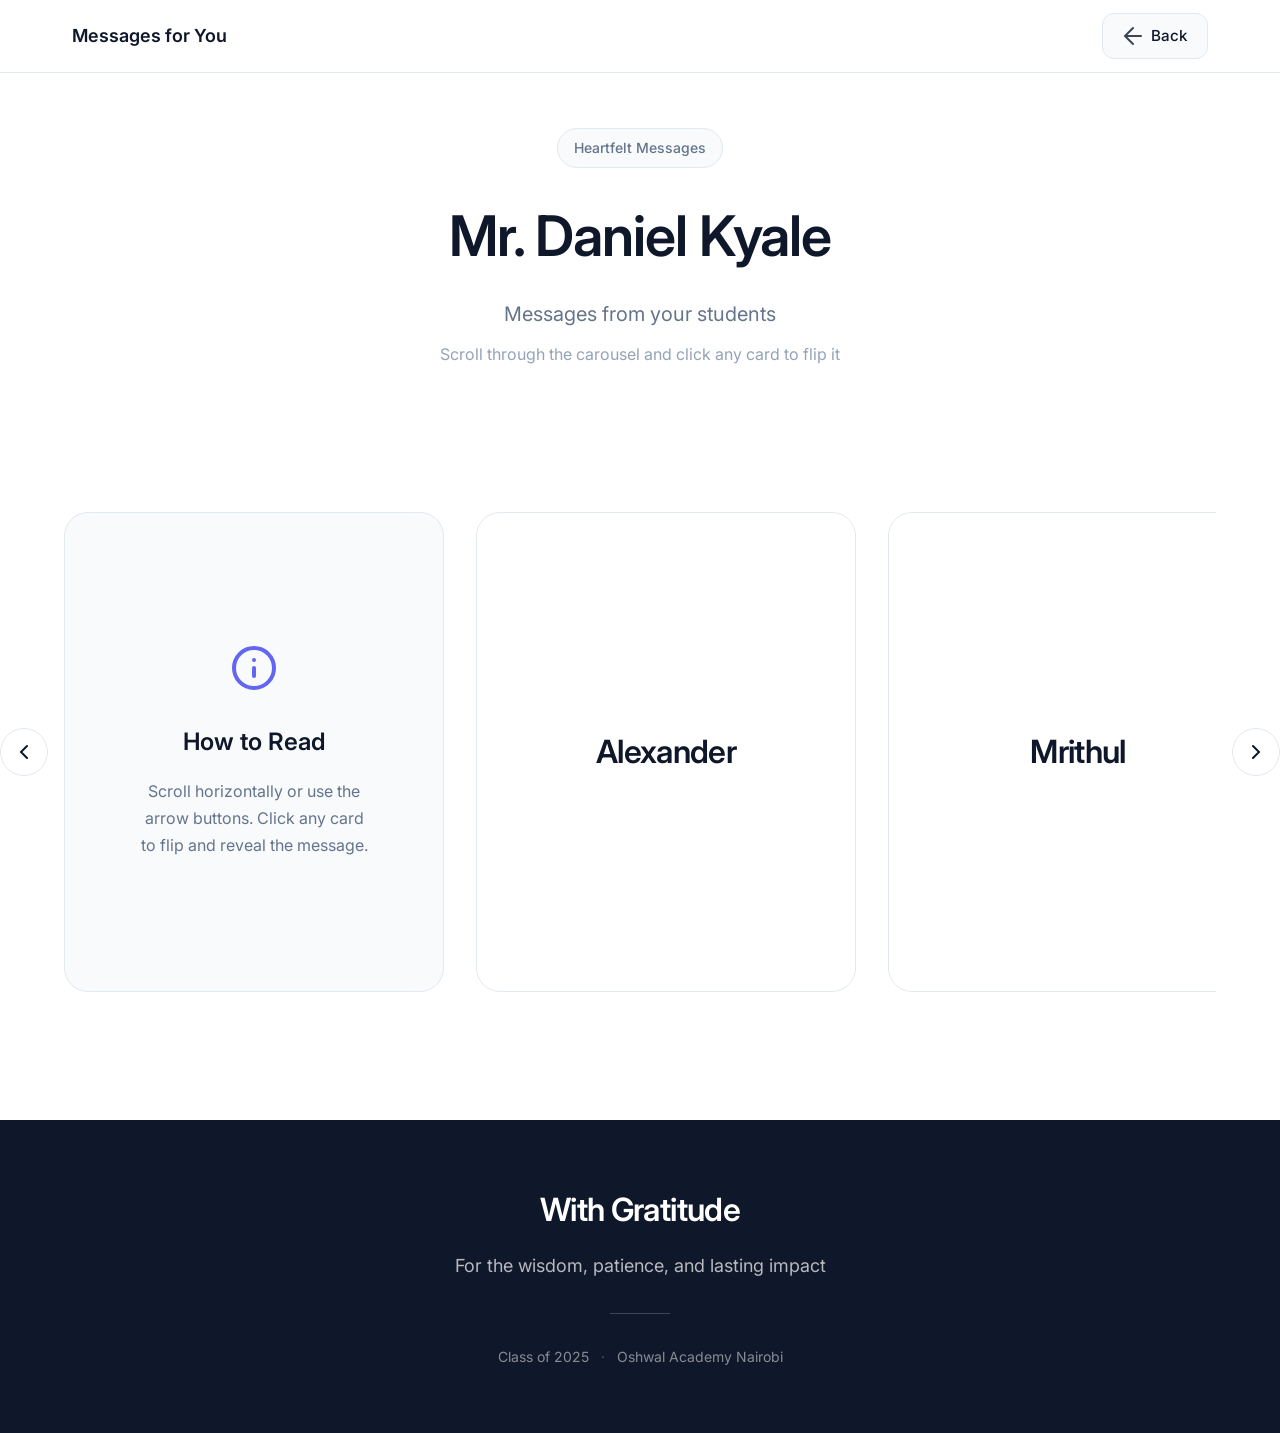
<file: pages/mr-daniel.html>
<!DOCTYPE html>
<html lang="en">
<head>
    <meta charset="UTF-8">
    <meta name="viewport" content="width=device-width, initial-scale=1.0">
    <title>Messages for Mr. Daniel Kyale | Class of 2025</title>
    
    <!-- Fonts -->
    <link rel="preconnect" href="https://fonts.googleapis.com">
    <link rel="preconnect" href="https://fonts.gstatic.com" crossorigin>
    <link href="https://fonts.googleapis.com/css2?family=Inter:wght@300;400;500;600;700&display=swap" rel="stylesheet">
    
    <!-- Styles -->
    <link rel="stylesheet" href="../assets/css/teacher.css">
    
    <!-- Page Transition Animations -->
    <style>
        /* Fade in page on load */
        body {
            animation: fadeIn 0.5s ease-in;
        }
        
        @keyframes fadeIn {
            from {
                opacity: 0;
                transform: translateY(20px);
            }
            to {
                opacity: 1;
                transform: translateY(0);
            }
        }
        
        /* Smooth transitions for navigation */
        .nav-back {
            position: relative;
            overflow: hidden;
        }
        
        .nav-back::before {
            content: '';
            position: absolute;
            top: 0;
            left: -100%;
            width: 100%;
            height: 100%;
            background: linear-gradient(90deg, transparent, rgba(99, 102, 241, 0.1), transparent);
            transition: left 0.5s ease;
        }
        
        .nav-back:hover::before {
            left: 100%;
        }
        
        /* Stagger animation for cards */
        .card {
            animation: slideIn 0.6s ease-out backwards;
        }
        
        .card:nth-child(1) { animation-delay: 0.1s; }
        .card:nth-child(2) { animation-delay: 0.2s; }
        .card:nth-child(3) { animation-delay: 0.3s; }
        .card:nth-child(4) { animation-delay: 0.4s; }
        .card:nth-child(5) { animation-delay: 0.5s; }
        
        @keyframes slideIn {
            from {
                opacity: 0;
                transform: translateX(30px);
            }
            to {
                opacity: 1;
                transform: translateX(0);
            }
        }
        
        /* Hero fade in */
        .hero-content {
            animation: fadeInUp 0.8s ease-out;
        }
        
        @keyframes fadeInUp {
            from {
                opacity: 0;
                transform: translateY(30px);
            }
            to {
                opacity: 1;
                transform: translateY(0);
            }
        }
    </style>
</head>
<body>
    <!-- Loading Screen -->
    <div id="loading-screen" class="loading-screen">
        <div class="loading-content">
            <div class="loading-spinner"></div>
            <p class="loading-text">Loading messages...</p>
        </div>
    </div>

    <!-- Navigation -->
    <nav class="nav">
        <div class="container">
            <div class="nav-inner">
                <div class="nav-title">Messages for You</div>
                <a href="../index.html" class="nav-back">
                    <svg width="20" height="20" viewBox="0 0 20 20" fill="none" stroke="currentColor" stroke-width="2" stroke-linecap="round">
                        <path d="M10 18L2 10l8-8M2 10h16"/>
                    </svg>
                    <span>Back</span>
                </a>
            </div>
        </div>
    </nav>

    <!-- Hero Section -->
    <section class="hero">
        <div class="container">
            <div class="hero-content">
                <span class="badge">Heartfelt Messages</span>
                <h1 class="hero-title">Mr. Daniel Kyale</h1>
                <p class="hero-subtitle">Messages from your students</p>
                <p class="hero-instruction">Scroll through the carousel and click any card to flip it</p>
            </div>
        </div>
    </section>

    <!-- Carousel Section -->
    <section class="carousel-section">
        <div class="carousel-container">
            <button class="carousel-btn carousel-prev" aria-label="Previous">
                <svg width="24" height="24" viewBox="0 0 24 24" fill="none" stroke="currentColor" stroke-width="2" stroke-linecap="round">
                    <path d="M15 18l-6-6 6-6"/>
                </svg>
            </button>
            
            <div class="carousel-wrapper">
                <div class="carousel-track" id="carouselTrack">
                    <!-- Instruction Card -->
                    <div class="card instruction-card">
                        <div class="instruction-content">
                            <svg width="48" height="48" viewBox="0 0 24 24" fill="none" stroke="currentColor" stroke-width="2" stroke-linecap="round">
                                <circle cx="12" cy="12" r="10"/>
                                <path d="M12 16v-4M12 8h.01"/>
                            </svg>
                            <h3>How to Read</h3>
                            <p>Scroll horizontally or use the arrow buttons. Click any card to flip and reveal the message.</p>
                        </div>
                    </div>

                    <!-- Alexander's Message -->
                    <div class="card message-card">
                        <div class="card-inner">
                            <div class="card-front">
                                <div class="card-name">Alexander</div>
                                <div class="card-hint">Click to flip</div>
                            </div>
                            <div class="card-back">
                                <div class="card-quote">"</div>
                                <p class="card-message">
                                    Thank you for taking me under your wing for business in which I was struggling, 
                                    with great patience and dedication. I am wholly grateful and wish you continued blessings.
                                </p>
                                <p class="card-author">— Alexander</p>
                            </div>
                        </div>
                    </div>

                    <!-- Mrithul's Message -->
                    <div class="card message-card">
                        <div class="card-inner">
                            <div class="card-front">
                                <div class="card-name">Mrithul</div>
                                <div class="card-hint">Click to flip</div>
                            </div>
                            <div class="card-back">
                                <div class="card-quote">"</div>
                                <p class="card-message">
                                    Although you weren't our regular business teacher, the occasional lessons you gave 
                                    were truly valuable and appreciated.
                                </p>
                                <p class="card-author">— Mrithul</p>
                            </div>
                        </div>
                    </div>

                    <!-- Somya's Message -->
                    <div class="card message-card">
                        <div class="card-inner">
                            <div class="card-front">
                                <div class="card-name">Somya</div>
                                <div class="card-hint">Click to flip</div>
                            </div>
                            <div class="card-back">
                                <div class="card-quote">"</div>
                                <p class="card-message">
                                    You weren't our main teacher, but the times you stepped in made a difference. 
                                    Grateful for the guidance you shared.
                                </p>
                                <p class="card-author">— Somya</p>
                            </div>
                        </div>
                    </div>

                    <!-- Anonymous Message -->
                    <div class="card message-card">
                        <div class="card-inner">
                            <div class="card-front">
                                <div class="card-name">Anonymous</div>
                                <div class="card-hint">Click to flip</div>
                            </div>
                            <div class="card-back">
                                <div class="card-quote">"</div>
                                <p class="card-message">Fancy!</p>
                                <p class="card-author">— Anonymous</p>
                            </div>
                        </div>
                    </div>
                </div>
            </div>
            
            <button class="carousel-btn carousel-next" aria-label="Next">
                <svg width="24" height="24" viewBox="0 0 24 24" fill="none" stroke="currentColor" stroke-width="2" stroke-linecap="round">
                    <path d="M9 18l6-6-6-6"/>
                </svg>
            </button>
        </div>
    </section>

    <!-- Footer -->
    <footer class="footer">
        <div class="container">
            <div class="footer-content">
                <h3 class="footer-title">With Gratitude</h3>
                <p class="footer-text">For the wisdom, patience, and lasting impact</p>
                <div class="footer-line"></div>
                <p class="footer-credits">
                    Class of 2025
                    <span class="footer-separator">·</span>
                    Oshwal Academy Nairobi
                </p>
            </div>
        </div>
    </footer>

    <!-- Scripts -->
    <script src="../assets/js/teacher.js"></script>
</body>
</html>
</file>
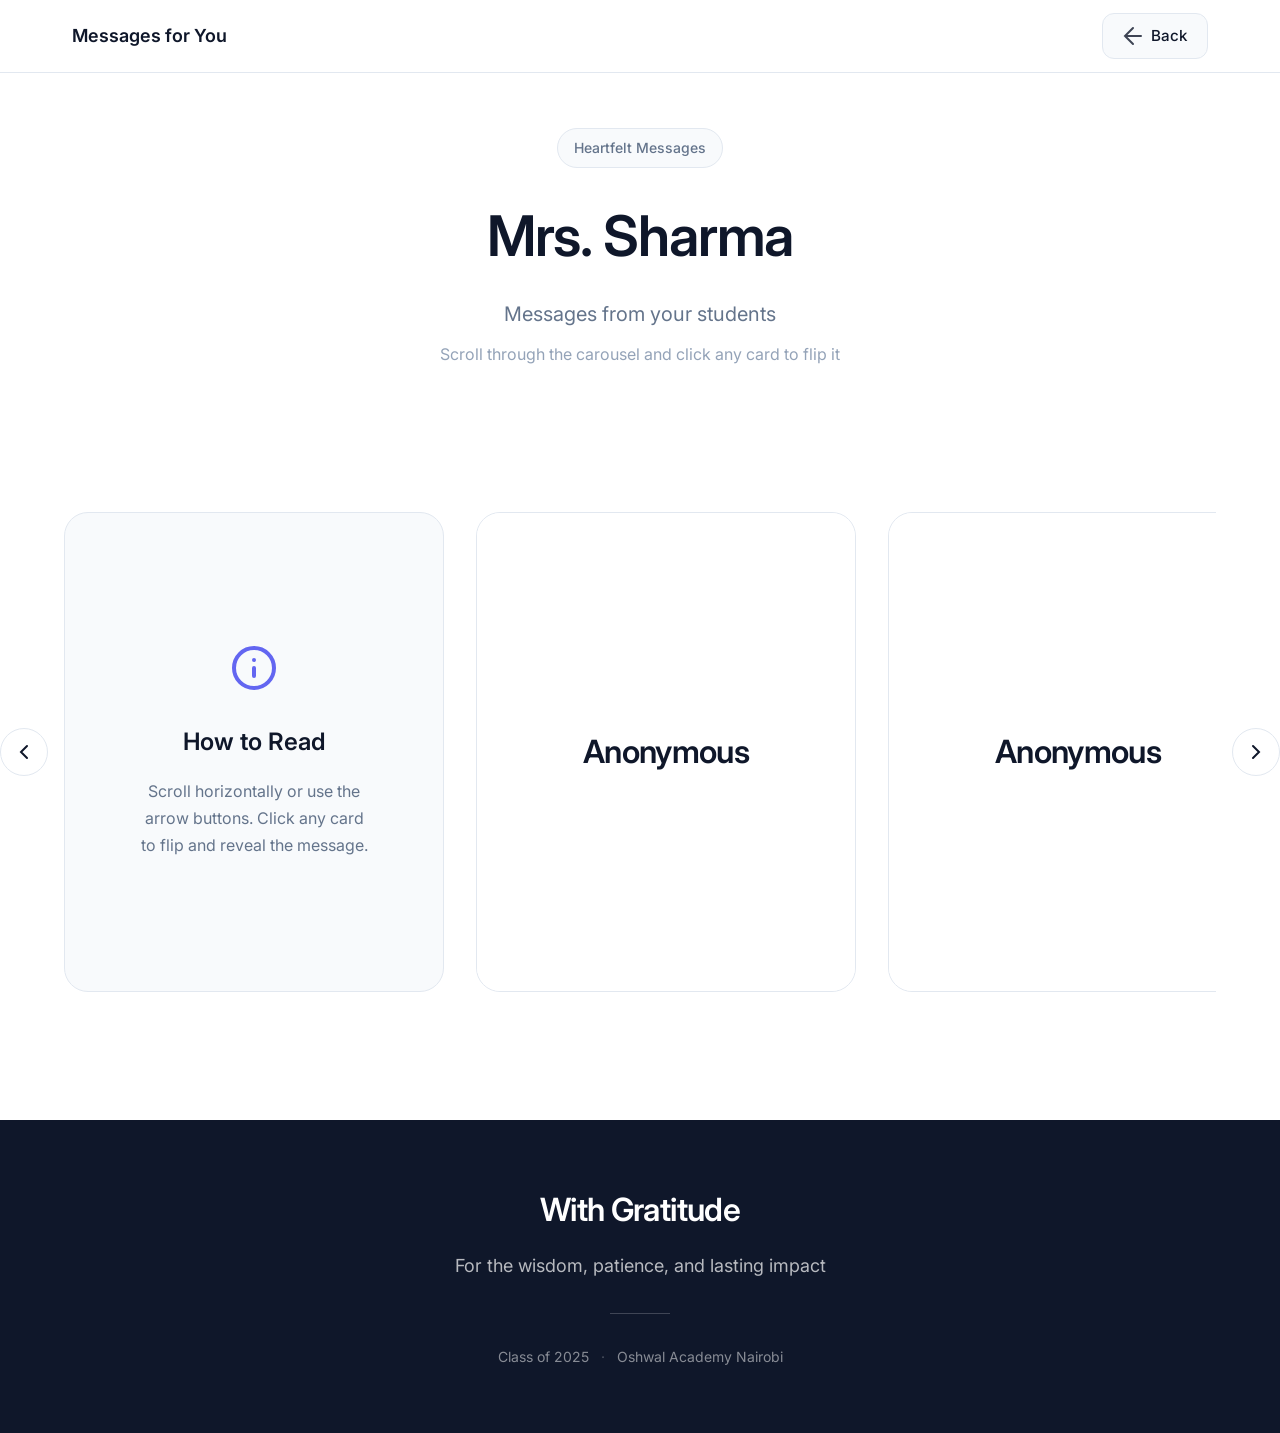
<file: pages/mrs-sharma.html>
<!DOCTYPE html>
<html lang="en">
<head>
    <meta charset="UTF-8">
    <meta name="viewport" content="width=device-width, initial-scale=1.0">
    <title>Messages for Mrs. Sharma | Class of 2025</title>
    
    <!-- Fonts -->
    <link rel="preconnect" href="https://fonts.googleapis.com">
    <link rel="preconnect" href="https://fonts.gstatic.com" crossorigin>
    <link href="https://fonts.googleapis.com/css2?family=Inter:wght@300;400;500;600;700&display=swap" rel="stylesheet">
    
    <!-- Styles -->
    <link rel="stylesheet" href="../assets/css/teacher.css">
    
    <!-- Page Transition Animations -->
    <style>
        /* Fade in page on load */
        body {
            animation: fadeIn 0.5s ease-in;
        }
        
        @keyframes fadeIn {
            from {
                opacity: 0;
                transform: translateY(20px);
            }
            to {
                opacity: 1;
                transform: translateY(0);
            }
        }
        
        /* Smooth transitions for navigation */
        .nav-back {
            position: relative;
            overflow: hidden;
        }
        
        .nav-back::before {
            content: '';
            position: absolute;
            top: 0;
            left: -100%;
            width: 100%;
            height: 100%;
            background: linear-gradient(90deg, transparent, rgba(99, 102, 241, 0.1), transparent);
            transition: left 0.5s ease;
        }
        
        .nav-back:hover::before {
            left: 100%;
        }
        
        /* Stagger animation for cards */
        .card {
            animation: slideIn 0.6s ease-out backwards;
        }
        
        .card:nth-child(1) { animation-delay: 0.1s; }
        .card:nth-child(2) { animation-delay: 0.2s; }
        .card:nth-child(3) { animation-delay: 0.3s; }
        .card:nth-child(4) { animation-delay: 0.4s; }
        
        @keyframes slideIn {
            from {
                opacity: 0;
                transform: translateX(30px);
            }
            to {
                opacity: 1;
                transform: translateX(0);
            }
        }
        
        /* Hero fade in */
        .hero-content {
            animation: fadeInUp 0.8s ease-out;
        }
        
        @keyframes fadeInUp {
            from {
                opacity: 0;
                transform: translateY(30px);
            }
            to {
                opacity: 1;
                transform: translateY(0);
            }
        }
    </style>
</head>
<body>
    <!-- Loading Screen -->
    <div id="loading-screen" class="loading-screen">
        <div class="loading-content">
            <div class="loading-spinner"></div>
            <p class="loading-text">Loading messages...</p>
        </div>
    </div>

    <!-- Navigation -->
    <nav class="nav">
        <div class="container">
            <div class="nav-inner">
                <div class="nav-title">Messages for You</div>
                <a href="../index.html" class="nav-back">
                    <svg width="20" height="20" viewBox="0 0 20 20" fill="none" stroke="currentColor" stroke-width="2" stroke-linecap="round">
                        <path d="M10 18L2 10l8-8M2 10h16"/>
                    </svg>
                    <span>Back</span>
                </a>
            </div>
        </div>
    </nav>

    <!-- Hero Section -->
    <section class="hero">
        <div class="container">
            <div class="hero-content">
                <span class="badge">Heartfelt Messages</span>
                <h1 class="hero-title">Mrs. Sharma</h1>
                <p class="hero-subtitle">Messages from your students</p>
                <p class="hero-instruction">Scroll through the carousel and click any card to flip it</p>
            </div>
        </div>
    </section>

    <!-- Carousel Section -->
    <section class="carousel-section">
        <div class="carousel-container">
            <button class="carousel-btn carousel-prev" aria-label="Previous">
                <svg width="24" height="24" viewBox="0 0 24 24" fill="none" stroke="currentColor" stroke-width="2" stroke-linecap="round">
                    <path d="M15 18l-6-6 6-6"/>
                </svg>
            </button>
            
            <div class="carousel-wrapper">
                <div class="carousel-track" id="carouselTrack">
                    <!-- Instruction Card -->
                    <div class="card instruction-card">
                        <div class="instruction-content">
                            <svg width="48" height="48" viewBox="0 0 24 24" fill="none" stroke="currentColor" stroke-width="2" stroke-linecap="round">
                                <circle cx="12" cy="12" r="10"/>
                                <path d="M12 16v-4M12 8h.01"/>
                            </svg>
                            <h3>How to Read</h3>
                            <p>Scroll horizontally or use the arrow buttons. Click any card to flip and reveal the message.</p>
                        </div>
                    </div>

                    <!-- Message 1 -->
                    <div class="card message-card">
                        <div class="card-inner">
                            <div class="card-front">
                                <div class="card-name">Anonymous</div>
                                <div class="card-hint">Click to flip</div>
                            </div>
                            <div class="card-back">
                                <div class="card-quote">"</div>
                                <p class="card-message">
                                    Thank you for your visionary leadership and unwavering commitment to our success. 
                                    Your guidance has created an environment where we can thrive and achieve our best.
                                </p>
                                <p class="card-author">— Anonymous</p>
                            </div>
                        </div>
                    </div>

                    <!-- Message 2 -->
                    <div class="card message-card">
                        <div class="card-inner">
                            <div class="card-front">
                                <div class="card-name">Anonymous</div>
                                <div class="card-hint">Click to flip</div>
                            </div>
                            <div class="card-back">
                                <div class="card-quote">"</div>
                                <p class="card-message">
                                    Thank you for making the hardest decisions and for being a listening ear for all 
                                    the projects we've introduced during the course of the year. Your input has played 
                                    a vital role in the success of our projects.
                                </p>
                                <p class="card-author">— Anonymous</p>
                            </div>
                        </div>
                    </div>

                    <!-- Message 3 -->
                    <div class="card message-card">
                        <div class="card-inner">
                            <div class="card-front">
                                <div class="card-name">Anonymous</div>
                                <div class="card-hint">Click to flip</div>
                            </div>
                            <div class="card-back">
                                <div class="card-quote">"</div>
                                <p class="card-message">
                                    Thank you for being a role model to all students and setting the tone for all the 
                                    teachers. I appreciate how you always stand on business and keep reminding us to 
                                    prioritise our education while still being able to enjoy school events with us 
                                    (such as the cultural day).
                                </p>
                                <p class="card-author">— Anonymous</p>
                            </div>
                        </div>
                    </div>
                </div>
            </div>
            
            <button class="carousel-btn carousel-next" aria-label="Next">
                <svg width="24" height="24" viewBox="0 0 24 24" fill="none" stroke="currentColor" stroke-width="2" stroke-linecap="round">
                    <path d="M9 18l6-6-6-6"/>
                </svg>
            </button>
        </div>
    </section>

    <!-- Footer -->
    <footer class="footer">
        <div class="container">
            <div class="footer-content">
                <h3 class="footer-title">With Gratitude</h3>
                <p class="footer-text">For the wisdom, patience, and lasting impact</p>
                <div class="footer-line"></div>
                <p class="footer-credits">
                    Class of 2025
                    <span class="footer-separator">·</span>
                    Oshwal Academy Nairobi
                </p>
            </div>
        </div>
    </footer>

    <!-- Scripts -->
    <script src="../assets/js/teacher.js"></script>
</body>
</html>
</file>
<file: assets/css/teacher.css>
/* ========================================
   TEACHER PAGE - ELEGANT & MINIMAL
   Horizontal scrolling carousel with infinite cycling
   ======================================== */

:root {
    --primary: #6366f1;
    --primary-dark: #4f46e5;
    --text: #0f172a;
    --text-light: #64748b;
    --text-lighter: #94a3b8;
    --border: #e2e8f0;
    --bg: #ffffff;
    --bg-alt: #f8fafc;
    
    --ease: cubic-bezier(0.4, 0, 0.2, 1);
    --ease-out: cubic-bezier(0, 0, 0.2, 1);
}

/* Reset & Base */
* {
    margin: 0;
    padding: 0;
    box-sizing: border-box;
}

html {
    scroll-behavior: smooth;
}

body {
    font-family: 'Inter', -apple-system, BlinkMacSystemFont, sans-serif;
    font-size: 16px;
    line-height: 1.6;
    color: var(--text);
    background: var(--bg);
    -webkit-font-smoothing: antialiased;
    -moz-osx-font-smoothing: grayscale;
}

/* Container */
.container {
    max-width: 1200px;
    margin: 0 auto;
    padding: 0 2rem;
}

/* Loading Screen */
.loading-screen {
    position: fixed;
    inset: 0;
    background: var(--bg);
    display: flex;
    align-items: center;
    justify-content: center;
    z-index: 10000;
    opacity: 0;
    visibility: hidden;
    transition: opacity 0.3s, visibility 0.3s;
}

.loading-screen.active {
    opacity: 1;
    visibility: visible;
}

.loading-content {
    text-align: center;
}

.loading-spinner {
    width: 40px;
    height: 40px;
    margin: 0 auto 1rem;
    border: 3px solid var(--border);
    border-top-color: var(--primary);
    border-radius: 50%;
    animation: spin 1s linear infinite;
}

@keyframes spin {
    to { transform: rotate(360deg); }
}

.loading-text {
    color: var(--text-light);
    font-size: 0.95rem;
}

/* Navigation */
.nav {
    position: fixed;
    top: 0;
    left: 0;
    right: 0;
    background: rgba(255, 255, 255, 0.8);
    backdrop-filter: blur(12px);
    border-bottom: 1px solid var(--border);
    z-index: 1000;
    transition: all 0.3s var(--ease);
}

.nav-inner {
    height: 72px;
    display: flex;
    align-items: center;
    justify-content: space-between;
}

.nav-title {
    font-size: 1.125rem;
    font-weight: 600;
    color: var(--text);
}

.nav-back {
    display: inline-flex;
    align-items: center;
    gap: 0.5rem;
    padding: 0.625rem 1.25rem;
    background: var(--bg-alt);
    color: var(--text);
    border: 1px solid var(--border);
    border-radius: 12px;
    font-size: 0.95rem;
    font-weight: 500;
    text-decoration: none;
    transition: all 0.2s var(--ease);
}

.nav-back:hover {
    background: var(--primary);
    color: white;
    border-color: var(--primary);
    transform: translateY(-2px);
    box-shadow: 0 4px 12px rgba(99, 102, 241, 0.2);
}

.nav-back svg {
    opacity: 0.8;
}

/* Hero */
.hero {
    padding: 8rem 0 4rem;
    text-align: center;
}

.hero-content {
    max-width: 700px;
    margin: 0 auto;
}

.badge {
    display: inline-block;
    padding: 0.5rem 1rem;
    background: var(--bg-alt);
    border: 1px solid var(--border);
    border-radius: 100px;
    font-size: 0.875rem;
    font-weight: 500;
    color: var(--text-light);
    margin-bottom: 1.5rem;
}

.hero-title {
    font-size: clamp(2.5rem, 5vw, 3.5rem);
    font-weight: 600;
    letter-spacing: -0.02em;
    margin-bottom: 1rem;
}

.hero-subtitle {
    font-size: 1.25rem;
    color: var(--text-light);
    margin-bottom: 0.75rem;
}

.hero-instruction {
    font-size: 1rem;
    color: var(--text-lighter);
}

/* Carousel Section */
.carousel-section {
    padding: 3rem 0 6rem;
    overflow: hidden;
}

.carousel-container {
    position: relative;
    max-width: 100%;
}

.carousel-wrapper {
    overflow: hidden;
    margin: 0 4rem;
}

.carousel-track {
    display: flex;
    gap: 2rem;
    padding: 2rem 0;
    cursor: grab;
    user-select: none;
}

.carousel-track:active {
    cursor: grabbing;
}

/* Navigation Buttons */
.carousel-btn {
    position: absolute;
    top: 50%;
    transform: translateY(-50%);
    width: 48px;
    height: 48px;
    display: flex;
    align-items: center;
    justify-content: center;
    background: white;
    border: 1px solid var(--border);
    border-radius: 50%;
    cursor: pointer;
    transition: all 0.2s var(--ease);
    z-index: 10;
    color: var(--text);
}

.carousel-btn:hover {
    background: var(--primary);
    border-color: var(--primary);
    color: white;
    transform: translateY(-50%) scale(1.1);
    box-shadow: 0 4px 12px rgba(99, 102, 241, 0.25);
}

.carousel-btn:active {
    transform: translateY(-50%) scale(1);
}

.carousel-prev {
    left: 0;
}

.carousel-next {
    right: 0;
}

/* Cards */
.card {
    min-width: 380px;
    height: 480px;
    background: white;
    border: 1px solid var(--border);
    border-radius: 24px;
    scroll-snap-align: center;
    flex-shrink: 0;
    transition: all 0.3s var(--ease);
    cursor: pointer;
    position: relative;
}

.card:hover {
    transform: translateY(-4px);
    box-shadow: 0 12px 32px rgba(0, 0, 0, 0.1);
    border-color: var(--primary);
}

/* Instruction Card */
.instruction-card {
    background: var(--bg-alt);
    cursor: default;
    display: flex;
    align-items: center;
    justify-content: center;
    text-align: center;
}

.instruction-card:hover {
    transform: translateY(-4px);
    box-shadow: 0 12px 32px rgba(0, 0, 0, 0.08);
    border-color: var(--border);
}

.instruction-content {
    max-width: 300px;
    padding: 2rem;
}

.instruction-content svg {
    color: var(--primary);
    margin-bottom: 1.5rem;
}

.instruction-content h3 {
    font-size: 1.5rem;
    font-weight: 600;
    margin-bottom: 1rem;
}

.instruction-content p {
    font-size: 1rem;
    color: var(--text-light);
    line-height: 1.7;
}

/* Message Card - Flip Effect */
.message-card {
    perspective: 1000px;
}

.card-inner {
    position: relative;
    width: 100%;
    height: 100%;
    transition: transform 0.6s;
    transform-style: preserve-3d;
}

.message-card.flipped .card-inner {
    transform: rotateY(180deg);
}

.card-front,
.card-back {
    position: absolute;
    width: 100%;
    height: 100%;
    backface-visibility: hidden;
    display: flex;
    align-items: center;
    justify-content: center;
    flex-direction: column;
    border-radius: 24px;
    padding: 3rem;
}

.card-front {
    background: white;
}

.card-back {
    background: var(--bg-alt);
    transform: rotateY(180deg);
}

.card-name {
    font-size: 2rem;
    font-weight: 600;
    color: var(--text);
    letter-spacing: -0.02em;
    text-align: center;
}

.card-hint {
    position: absolute;
    bottom: 2rem;
    font-size: 0.875rem;
    color: var(--text-lighter);
    opacity: 0;
    transition: opacity 0.3s var(--ease);
}

.card:hover .card-hint {
    opacity: 1;
}

.card-quote {
    font-size: 6rem;
    color: var(--primary);
    opacity: 0.15;
    line-height: 1;
    margin-bottom: -2rem;
    font-family: Georgia, serif;
    align-self: flex-start;
}

.card-message {
    font-size: 1.25rem;
    color: var(--text);
    line-height: 1.7;
    text-align: center;
    flex: 1;
    display: flex;
    align-items: center;
}

.card-author {
    font-size: 1.125rem;
    color: var(--text-light);
    font-weight: 500;
    margin-top: 2rem;
    align-self: flex-end;
}

/* Footer */
.footer {
    background: var(--text);
    color: rgba(255, 255, 255, 0.9);
    padding: 4rem 0;
}

.footer-content {
    max-width: 600px;
    margin: 0 auto;
    text-align: center;
}

.footer-title {
    font-size: 2rem;
    font-weight: 600;
    color: white;
    margin-bottom: 1rem;
    letter-spacing: -0.02em;
}

.footer-text {
    font-size: 1.125rem;
    line-height: 1.7;
    color: rgba(255, 255, 255, 0.7);
    margin-bottom: 2rem;
}

.footer-line {
    width: 60px;
    height: 1px;
    background: rgba(255, 255, 255, 0.2);
    margin: 2rem auto;
}

.footer-credits {
    font-size: 0.875rem;
    color: rgba(255, 255, 255, 0.5);
}

.footer-separator {
    margin: 0 0.5rem;
    opacity: 0.5;
}

/* Responsive */
@media (max-width: 968px) {
    .carousel-wrapper {
        margin: 0 3rem;
    }
    
    .card {
        min-width: 340px;
        height: 440px;
    }
}

@media (max-width: 768px) {
    .container {
        padding: 0 1.5rem;
    }
    
    .hero {
        padding: 7rem 0 3rem;
    }
    
    .carousel-wrapper {
        margin: 0 2.5rem;
    }
    
    .carousel-btn {
        width: 40px;
        height: 40px;
    }
    
    .card {
        min-width: 320px;
        height: 420px;
    }
    
    .card-front,
    .card-back {
        padding: 2rem;
    }
    
    .card-name {
        font-size: 1.75rem;
    }
    
    .card-message {
        font-size: 1.125rem;
    }
}

@media (max-width: 480px) {
    .nav-inner {
        height: 64px;
    }
    
    .nav-title {
        font-size: 1rem;
    }
    
    .nav-back {
        padding: 0.5rem 1rem;
        font-size: 0.875rem;
    }
    
    .hero {
        padding: 6rem 0 2rem;
    }
    
    .carousel-wrapper {
        margin: 0 2rem;
    }
    
    .carousel-btn {
        width: 36px;
        height: 36px;
    }
    
    .card {
        min-width: 300px;
        height: 400px;
    }
    
    .card-front,
    .card-back {
        padding: 1.5rem;
    }
    
    .card-name {
        font-size: 1.5rem;
    }
    
    .card-message {
        font-size: 1rem;
    }
    
    .card-quote {
        font-size: 4rem;
    }
}
</file>
